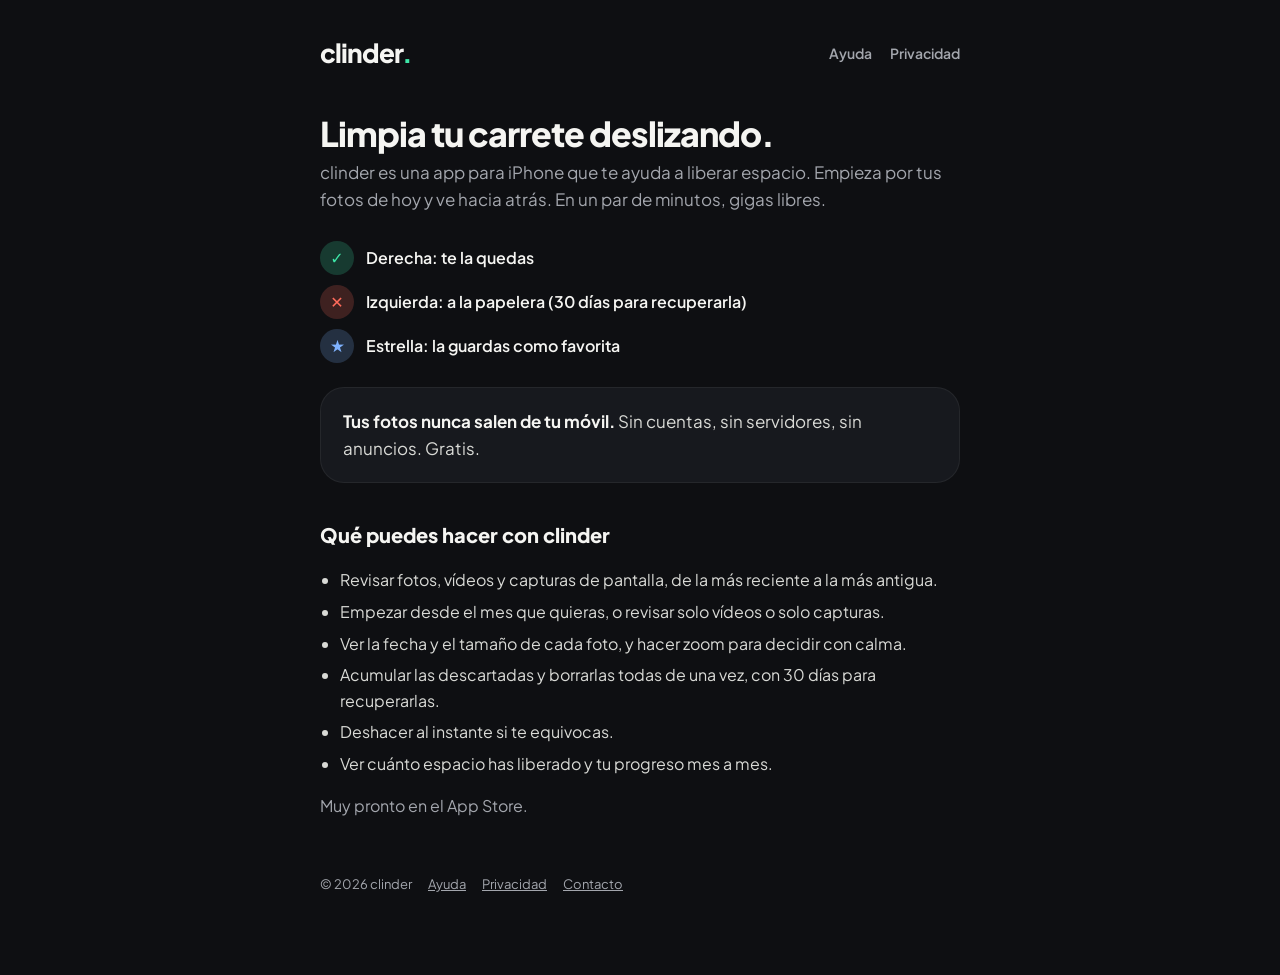
<file: index.html>
<!doctype html>
<html lang="es">
<head>
<meta charset="utf-8">
<meta name="viewport" content="width=device-width, initial-scale=1">
<title>clinder · Limpia tu carrete deslizando</title>
<meta name="description" content="clinder es una app para iPhone que te ayuda a liberar espacio limpiando tu carrete de fotos y vídeos deslizando: derecha para quedártela, izquierda para borrarla. Gratis, sin anuncios y 100 % privada.">
<link rel="preconnect" href="https://fonts.googleapis.com">
<link rel="preconnect" href="https://fonts.gstatic.com" crossorigin>
<link href="https://fonts.googleapis.com/css2?family=Plus+Jakarta+Sans:wght@400;500;600;700;800&display=swap" rel="stylesheet">
<link rel="stylesheet" href="style.css">
</head>
<body>
<main>
  <nav>
    <a class="logo" href="./">clinder<span>.</span></a>
    <div class="links">
      <a href="soporte/">Ayuda</a>
      <a href="privacidad/">Privacidad</a>
    </div>
  </nav>

  <h1>Limpia tu carrete deslizando.</h1>
  <p class="lead">clinder es una app para iPhone que te ayuda a liberar espacio. Empieza por tus fotos de hoy y ve hacia atrás. En un par de minutos, gigas libres.</p>

  <div class="rules">
    <div class="rule"><span class="dot" style="background:#3EE6A833;color:#3EE6A8">✓</span> Derecha: te la quedas</div>
    <div class="rule"><span class="dot" style="background:#FF6B5B33;color:#FF6B5B">✕</span> Izquierda: a la papelera (30 días para recuperarla)</div>
    <div class="rule"><span class="dot" style="background:#7FB2FF33;color:#7FB2FF">★</span> Estrella: la guardas como favorita</div>
  </div>

  <div class="card">
    <p><strong>Tus fotos nunca salen de tu móvil.</strong> Sin cuentas, sin servidores, sin anuncios. Gratis.</p>
  </div>

  <h2>Qué puedes hacer con clinder</h2>
  <ul>
    <li>Revisar fotos, vídeos y capturas de pantalla, de la más reciente a la más antigua.</li>
    <li>Empezar desde el mes que quieras, o revisar solo vídeos o solo capturas.</li>
    <li>Ver la fecha y el tamaño de cada foto, y hacer zoom para decidir con calma.</li>
    <li>Acumular las descartadas y borrarlas todas de una vez, con 30 días para recuperarlas.</li>
    <li>Deshacer al instante si te equivocas.</li>
    <li>Ver cuánto espacio has liberado y tu progreso mes a mes.</li>
  </ul>

  <p style="color:var(--dim)">Muy pronto en el App Store.</p>

  <footer>
    <span>© 2026 clinder</span>
    <a href="soporte/">Ayuda</a>
    <a href="privacidad/">Privacidad</a>
    <a href="mailto:antarticoders@gmail.com">Contacto</a>
  </footer>
</main>
</body>
</html>
</file>
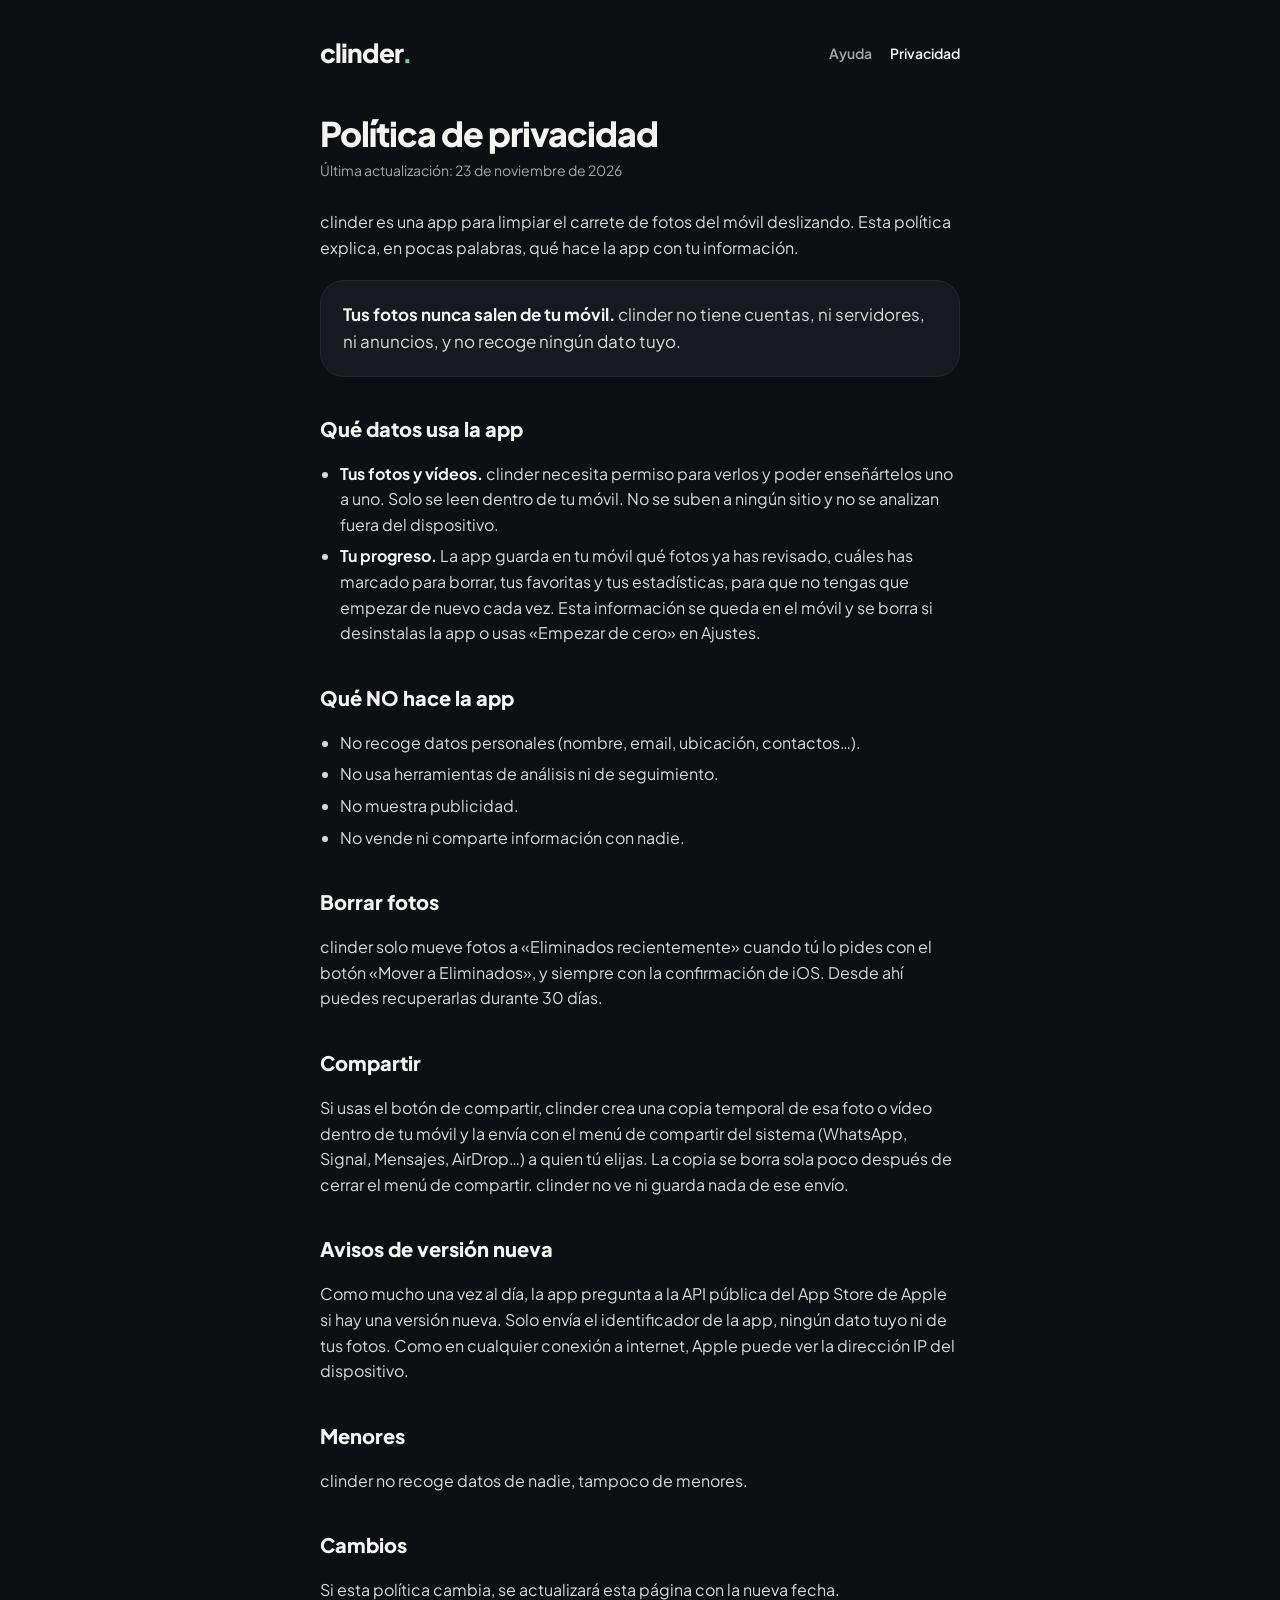
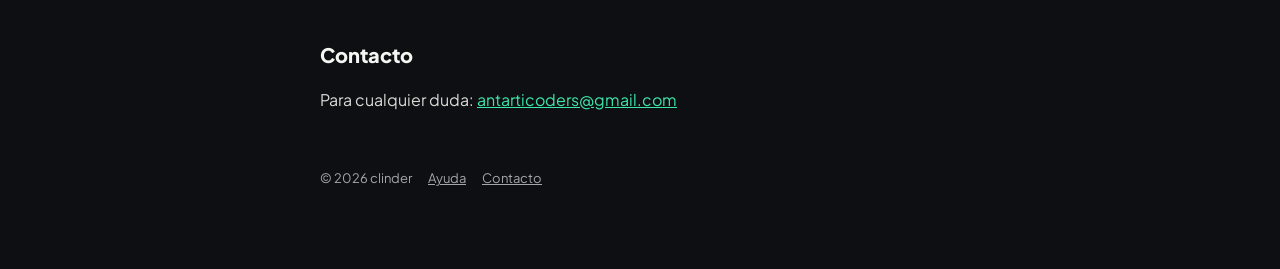
<file: privacidad/index.html>
<!doctype html>
<html lang="es">
<head>
<meta charset="utf-8">
<meta name="viewport" content="width=device-width, initial-scale=1">
<title>Política de privacidad · clinder</title>
<meta name="description" content="Política de privacidad de clinder: tus fotos nunca salen de tu móvil.">
<link rel="preconnect" href="https://fonts.googleapis.com">
<link rel="preconnect" href="https://fonts.gstatic.com" crossorigin>
<link href="https://fonts.googleapis.com/css2?family=Plus+Jakarta+Sans:wght@400;500;600;700;800&display=swap" rel="stylesheet">
<link rel="stylesheet" href="../style.css">
</head>
<body>
<main>
  <nav>
    <a class="logo" href="../">clinder<span>.</span></a>
    <div class="links">
      <a href="../soporte/">Ayuda</a>
      <a href="../privacidad/" aria-current="page">Privacidad</a>
    </div>
  </nav>

  <h1>Política de privacidad</h1>
  <p class="date">Última actualización: 23 de noviembre de 2026</p>

  <p>clinder es una app para limpiar el carrete de fotos del móvil deslizando. Esta política explica, en pocas palabras, qué hace la app con tu información.</p>

  <div class="card">
    <p><strong>Tus fotos nunca salen de tu móvil.</strong> clinder no tiene cuentas, ni servidores, ni anuncios, y no recoge ningún dato tuyo.</p>
  </div>

  <h2>Qué datos usa la app</h2>
  <ul>
    <li><strong>Tus fotos y vídeos.</strong> clinder necesita permiso para verlos y poder enseñártelos uno a uno. Solo se leen dentro de tu móvil. No se suben a ningún sitio y no se analizan fuera del dispositivo.</li>
    <li><strong>Tu progreso.</strong> La app guarda en tu móvil qué fotos ya has revisado, cuáles has marcado para borrar, tus favoritas y tus estadísticas, para que no tengas que empezar de nuevo cada vez. Esta información se queda en el móvil y se borra si desinstalas la app o usas «Empezar de cero» en Ajustes.</li>
  </ul>

  <h2>Qué NO hace la app</h2>
  <ul>
    <li>No recoge datos personales (nombre, email, ubicación, contactos…).</li>
    <li>No usa herramientas de análisis ni de seguimiento.</li>
    <li>No muestra publicidad.</li>
    <li>No vende ni comparte información con nadie.</li>
  </ul>

  <h2>Borrar fotos</h2>
  <p>clinder solo mueve fotos a «Eliminados recientemente» cuando tú lo pides con el botón «Mover a Eliminados», y siempre con la confirmación de iOS. Desde ahí puedes recuperarlas durante 30 días.</p>

  <h2>Compartir</h2>
  <p>Si usas el botón de compartir, clinder crea una copia temporal de esa foto o vídeo dentro de tu móvil y la envía con el menú de compartir del sistema (WhatsApp, Signal, Mensajes, AirDrop…) a quien tú elijas. La copia se borra sola poco después de cerrar el menú de compartir. clinder no ve ni guarda nada de ese envío.</p>

  <h2>Avisos de versión nueva</h2>
  <p>Como mucho una vez al día, la app pregunta a la API pública del App Store de Apple si hay una versión nueva. Solo envía el identificador de la app, ningún dato tuyo ni de tus fotos. Como en cualquier conexión a internet, Apple puede ver la dirección IP del dispositivo.</p>

  <h2>Menores</h2>
  <p>clinder no recoge datos de nadie, tampoco de menores.</p>

  <h2>Cambios</h2>
  <p>Si esta política cambia, se actualizará esta página con la nueva fecha.</p>

  <h2>Contacto</h2>
  <p>Para cualquier duda: <a href="mailto:antarticoders@gmail.com">antarticoders@gmail.com</a></p>

  <footer>
    <span>© 2026 clinder</span>
    <a href="../soporte/">Ayuda</a>
    <a href="mailto:antarticoders@gmail.com">Contacto</a>
  </footer>
</main>
</body>
</html>
</file>
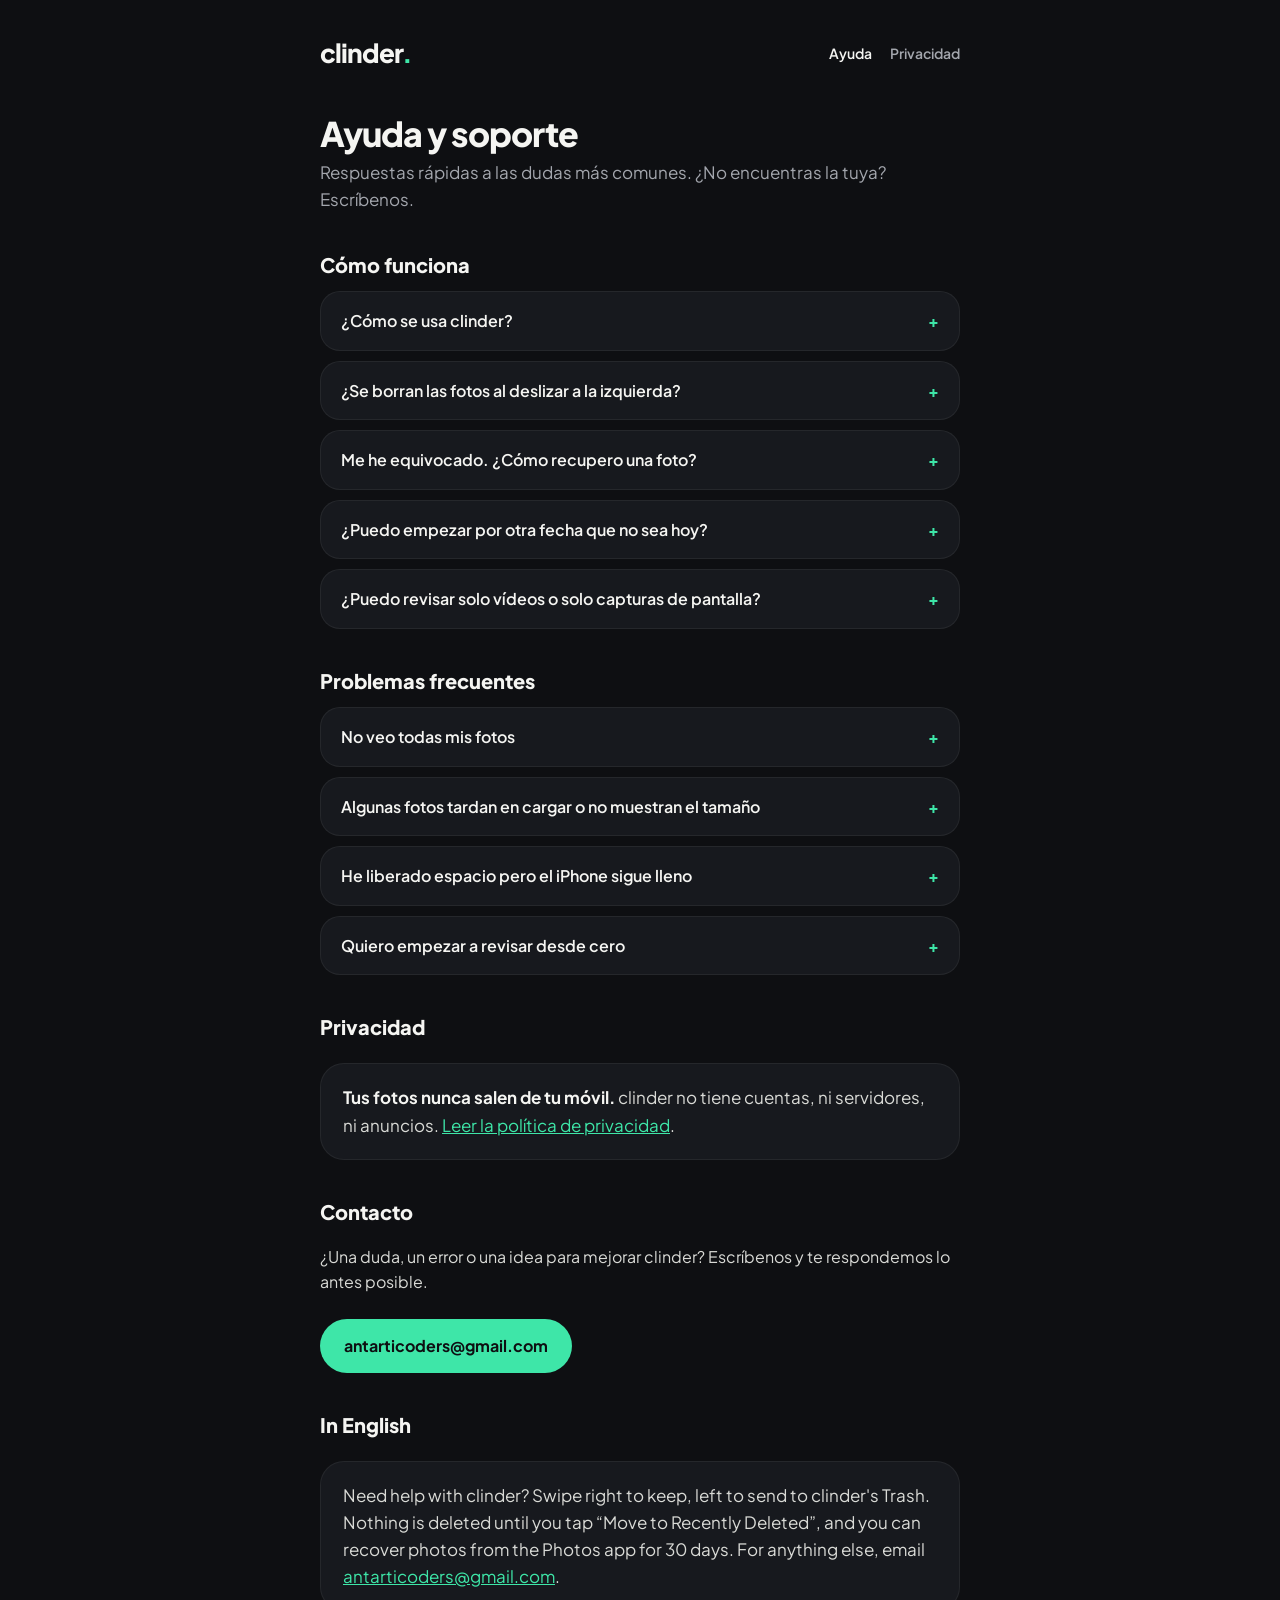
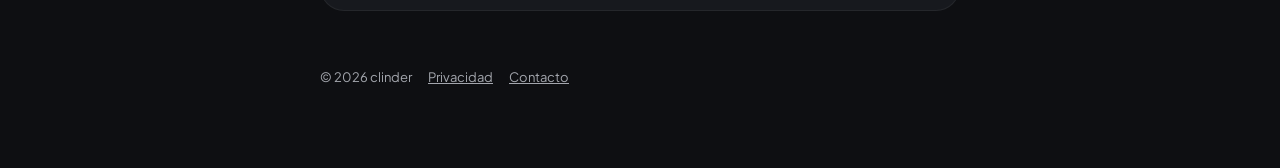
<file: soporte/index.html>
<!doctype html>
<html lang="es">
<head>
<meta charset="utf-8">
<meta name="viewport" content="width=device-width, initial-scale=1">
<title>Ayuda y soporte · clinder</title>
<meta name="description" content="Ayuda de clinder: cómo funciona, cómo recuperar fotos y cómo contactar.">
<link rel="preconnect" href="https://fonts.googleapis.com">
<link rel="preconnect" href="https://fonts.gstatic.com" crossorigin>
<link href="https://fonts.googleapis.com/css2?family=Plus+Jakarta+Sans:wght@400;500;600;700;800&display=swap" rel="stylesheet">
<link rel="stylesheet" href="../style.css">
</head>
<body>
<main>
  <nav>
    <a class="logo" href="../">clinder<span>.</span></a>
    <div class="links">
      <a href="../soporte/" aria-current="page">Ayuda</a>
      <a href="../privacidad/">Privacidad</a>
    </div>
  </nav>

  <h1>Ayuda y soporte</h1>
  <p class="lead">Respuestas rápidas a las dudas más comunes. ¿No encuentras la tuya? Escríbenos.</p>

  <h2>Cómo funciona</h2>
  <details>
    <summary>¿Cómo se usa clinder?</summary>
    <div>
      <p>clinder te enseña tus fotos y vídeos uno a uno, de la más reciente a la más antigua.</p>
      <p><strong>Desliza a la derecha</strong> para quedártela, <strong>a la izquierda</strong> para mandarla a la papelera, o pulsa la <strong>estrella</strong> para guardarla como favorita. También puedes usar los botones de abajo.</p>
    </div>
  </details>
  <details>
    <summary>¿Se borran las fotos al deslizar a la izquierda?</summary>
    <div>
      <p>No. Se acumulan en la pestaña <strong>Papelera</strong> de clinder. Solo cuando pulsas «Mover a Eliminados», iOS te pide confirmación y las manda a «Eliminados recientemente» de la app Fotos.</p>
    </div>
  </details>
  <details>
    <summary>Me he equivocado. ¿Cómo recupero una foto?</summary>
    <div>
      <p><strong>Si acabas de deslizar:</strong> pulsa el botón amarillo de deshacer.</p>
      <p><strong>Si está en la Papelera de clinder:</strong> tócala y vuelve a tu carrete.</p>
      <p><strong>Si ya la moviste a Eliminados:</strong> abre la app Fotos › Álbumes › Eliminados recientemente, elige la foto y pulsa «Recuperar». Tienes 30 días.</p>
    </div>
  </details>
  <details>
    <summary>¿Puedo empezar por otra fecha que no sea hoy?</summary>
    <div>
      <p>Sí. En Limpiar, toca el botón <strong>«Desde: Hoy»</strong> de arriba y elige el mes. clinder irá hacia atrás desde ahí, sin repetir lo que ya revisaste.</p>
    </div>
  </details>
  <details>
    <summary>¿Puedo revisar solo vídeos o solo capturas de pantalla?</summary>
    <div>
      <p>Sí. Toca el engranaje de arriba a la derecha y, en <strong>Qué revisar</strong>, deja activado solo lo que quieras. Los vídeos suelen ser lo que más espacio ocupa.</p>
    </div>
  </details>

  <h2>Problemas frecuentes</h2>
  <details>
    <summary>No veo todas mis fotos</summary>
    <div>
      <p>Probablemente diste acceso solo a algunas fotos. En clinder, toca el engranaje › <strong>Acceso a fotos</strong> y pulsa «Elegir más fotos» o «Dar acceso a todas en Ajustes».</p>
      <p>También puedes hacerlo desde Ajustes del iPhone › Apps › clinder › Fotos › <strong>Acceso completo</strong>.</p>
    </div>
  </details>
  <details>
    <summary>Algunas fotos tardan en cargar o no muestran el tamaño</summary>
    <div>
      <p>Si usas Fotos de iCloud con «Optimizar almacenamiento», algunas fotos están solo en la nube. clinder no las descarga para no gastar tus datos, así que a veces no puede saber cuánto ocupan. Puedes revisarlas igualmente.</p>
    </div>
  </details>
  <details>
    <summary>He liberado espacio pero el iPhone sigue lleno</summary>
    <div>
      <p>Las fotos pasan 30 días en «Eliminados recientemente» antes de borrarse del todo. Si necesitas el espacio ya, entra en Fotos › Álbumes › Eliminados recientemente y pulsa «Eliminar todo».</p>
    </div>
  </details>
  <details>
    <summary>Quiero empezar a revisar desde cero</summary>
    <div>
      <p>Toca el engranaje › <strong>Empezar de cero</strong>. clinder olvida lo revisado y las estadísticas. Tus fotos no se tocan.</p>
    </div>
  </details>

  <h2>Privacidad</h2>
  <div class="card">
    <p><strong>Tus fotos nunca salen de tu móvil.</strong> clinder no tiene cuentas, ni servidores, ni anuncios. <a href="../privacidad/">Leer la política de privacidad</a>.</p>
  </div>

  <h2>Contacto</h2>
  <p>¿Una duda, un error o una idea para mejorar clinder? Escríbenos y te respondemos lo antes posible.</p>
  <a class="button" href="mailto:antarticoders@gmail.com?subject=clinder%20%C2%B7%20Ayuda">antarticoders@gmail.com</a>

  <h2 lang="en">In English</h2>
  <div class="card" lang="en">
    <p>Need help with clinder? Swipe right to keep, left to send to clinder's Trash. Nothing is deleted until you tap “Move to Recently Deleted”, and you can recover photos from the Photos app for 30 days. For anything else, email <a href="mailto:antarticoders@gmail.com">antarticoders@gmail.com</a>.</p>
  </div>

  <footer>
    <span>© 2026 clinder</span>
    <a href="../privacidad/">Privacidad</a>
    <a href="mailto:antarticoders@gmail.com">Contacto</a>
  </footer>
</main>
</body>
</html>
</file>
<file: style.css>
:root {
  --bg: #0E0F12;
  --surface: #17191E;
  --surface2: #1F2127;
  --text: #F5F5F2;
  --dim: #A3A6AD;
  --accent: #3EE6A8;
  --danger: #FF6B5B;
}
* { box-sizing: border-box; }
body {
  margin: 0;
  background: var(--bg);
  color: var(--text);
  font-family: 'Plus Jakarta Sans', -apple-system, system-ui, sans-serif;
  line-height: 1.6;
  -webkit-font-smoothing: antialiased;
}
main { max-width: 680px; margin: 0 auto; padding: 32px 20px 80px; }
nav { display: flex; align-items: center; justify-content: space-between; gap: 16px; flex-wrap: wrap; }
nav .links { display: flex; gap: 18px; font-size: 14px; font-weight: 600; }
nav .links a { color: var(--dim); text-decoration: none; }
nav .links a[aria-current="page"] { color: var(--text); }
.logo { font-weight: 800; font-size: 26px; letter-spacing: -1px; color: var(--text); text-decoration: none; }
.logo span { color: var(--accent); }
h1 { font-weight: 800; font-size: 34px; letter-spacing: -1px; line-height: 1.15; margin: 40px 0 6px; }
.lead { color: var(--dim); font-size: 17px; margin: 0 0 28px; }
.date { color: var(--dim); font-size: 14px; margin: 0 0 28px; }
h2 { font-weight: 800; font-size: 20px; margin: 36px 0 10px; }
p, li { color: #D9DAD6; font-size: 16px; }
ul { padding-left: 20px; }
li { margin: 6px 0; }
strong { color: var(--text); }
a { color: var(--accent); }
.card {
  background: var(--surface);
  border-radius: 24px;
  padding: 20px 22px;
  margin: 20px 0;
  border: 1px solid rgba(255, 255, 255, 0.06);
}
.card p { margin: 0; font-size: 17px; }
details {
  background: var(--surface);
  border-radius: 20px;
  margin: 10px 0;
  border: 1px solid rgba(255, 255, 255, 0.06);
}
summary {
  cursor: pointer;
  list-style: none;
  padding: 16px 20px;
  font-weight: 600;
  font-size: 16px;
  display: flex;
  justify-content: space-between;
  gap: 12px;
}
summary::-webkit-details-marker { display: none; }
summary::after { content: '+'; color: var(--accent); font-weight: 800; }
details[open] summary::after { content: '–'; }
details > div { padding: 0 20px 16px; }
details > div p { margin: 0 0 8px; }
.button {
  display: inline-block;
  background: var(--accent);
  color: var(--bg);
  font-weight: 700;
  text-decoration: none;
  padding: 14px 24px;
  border-radius: 999px;
  margin-top: 8px;
}
.rules { display: grid; gap: 10px; margin: 24px 0; }
.rule { display: flex; align-items: center; gap: 12px; font-weight: 600; }
.dot { width: 34px; height: 34px; border-radius: 50%; display: inline-flex; align-items: center; justify-content: center; font-weight: 800; flex-shrink: 0; }
footer { margin-top: 56px; color: var(--dim); font-size: 13px; display: flex; gap: 16px; flex-wrap: wrap; }
footer a { color: var(--dim); }
</file>
